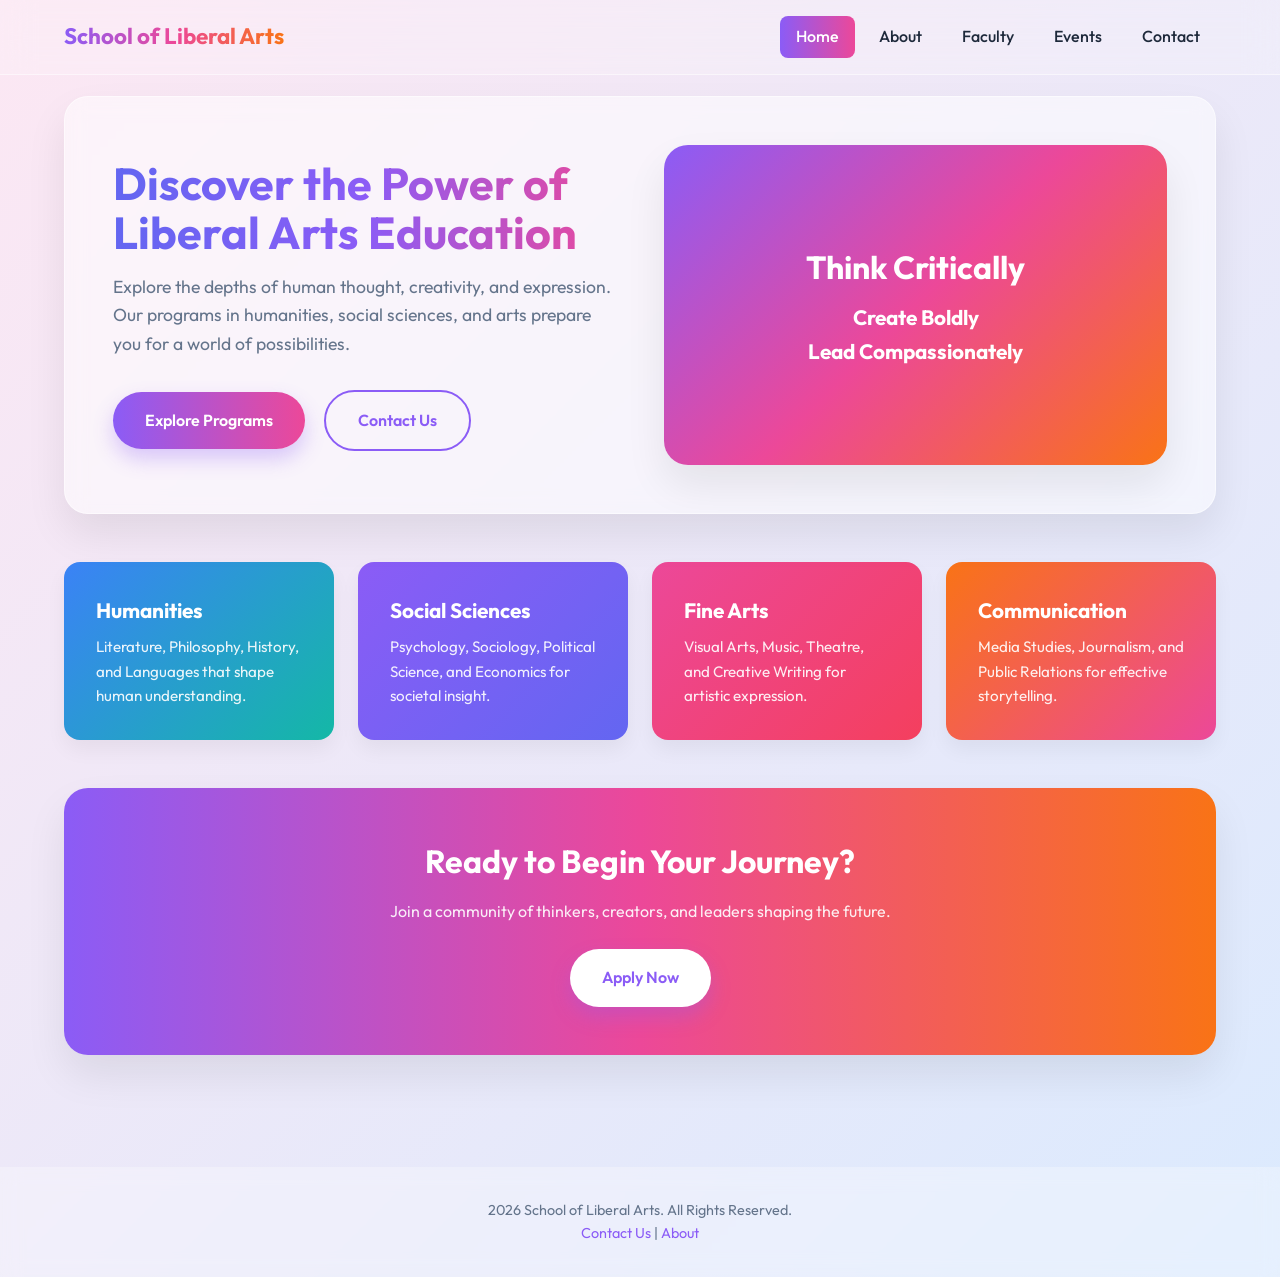
<file: index.html>
<!DOCTYPE html>
<html lang="en">

<head>
  <meta charset="UTF-8" />
  <title>School of Liberal Arts - Home</title>
  <meta name="description"
    content="Welcome to the School of Liberal Arts - Explore humanities, social sciences, and creative disciplines">
  <meta name="viewport" content="width=device-width, initial-scale=1.0" />
  <link rel="stylesheet" href="css/styles.css">
</head>

<body>
  <header>
    <a href="index.html" class="logo">School of Liberal Arts</a>
    <nav>
      <a href="index.html" class="active">Home</a>
      <a href="about.html">About</a>
      <a href="faculty.html">Faculty</a>
      <a href="events.html">Events</a>
      <a href="contact.html">Contact</a>
    </nav>
  </header>

  <main>
    <section class="hero">
      <div class="hero-content">
        <h1>Discover the Power of Liberal Arts Education</h1>
        <p>
          Explore the depths of human thought, creativity, and expression. Our programs in humanities,
          social sciences, and arts prepare you for a world of possibilities.
        </p>
        <a href="about.html" class="btn-primary">Explore Programs</a>
        <a href="contact.html" class="btn-secondary">Contact Us</a>
      </div>
      <div class="hero-visual">
        <h2>Think Critically</h2>
        <div>Create Boldly</div>
        <div>Lead Compassionately</div>
      </div>
    </section>

    <section class="highlights">
      <div class="highlight-card">
        <h3>Humanities</h3>
        <p>Literature, Philosophy, History, and Languages that shape human understanding.</p>
      </div>
      <div class="highlight-card">
        <h3>Social Sciences</h3>
        <p>Psychology, Sociology, Political Science, and Economics for societal insight.</p>
      </div>
      <div class="highlight-card">
        <h3>Fine Arts</h3>
        <p>Visual Arts, Music, Theatre, and Creative Writing for artistic expression.</p>
      </div>
      <div class="highlight-card">
        <h3>Communication</h3>
        <p>Media Studies, Journalism, and Public Relations for effective storytelling.</p>
      </div>
    </section>

    <section class="cta">
      <h2>Ready to Begin Your Journey?</h2>
      <p>Join a community of thinkers, creators, and leaders shaping the future.</p>
      <a href="contact.html" class="btn-primary">Apply Now</a>
    </section>
  </main>

  <footer>
    <p>2026 School of Liberal Arts. All Rights Reserved.</p>
    <p><a href="contact.html">Contact Us</a> | <a href="about.html">About</a></p>
  </footer>

  <script src="js/app.js"></script>
</body>

</html>
</file>
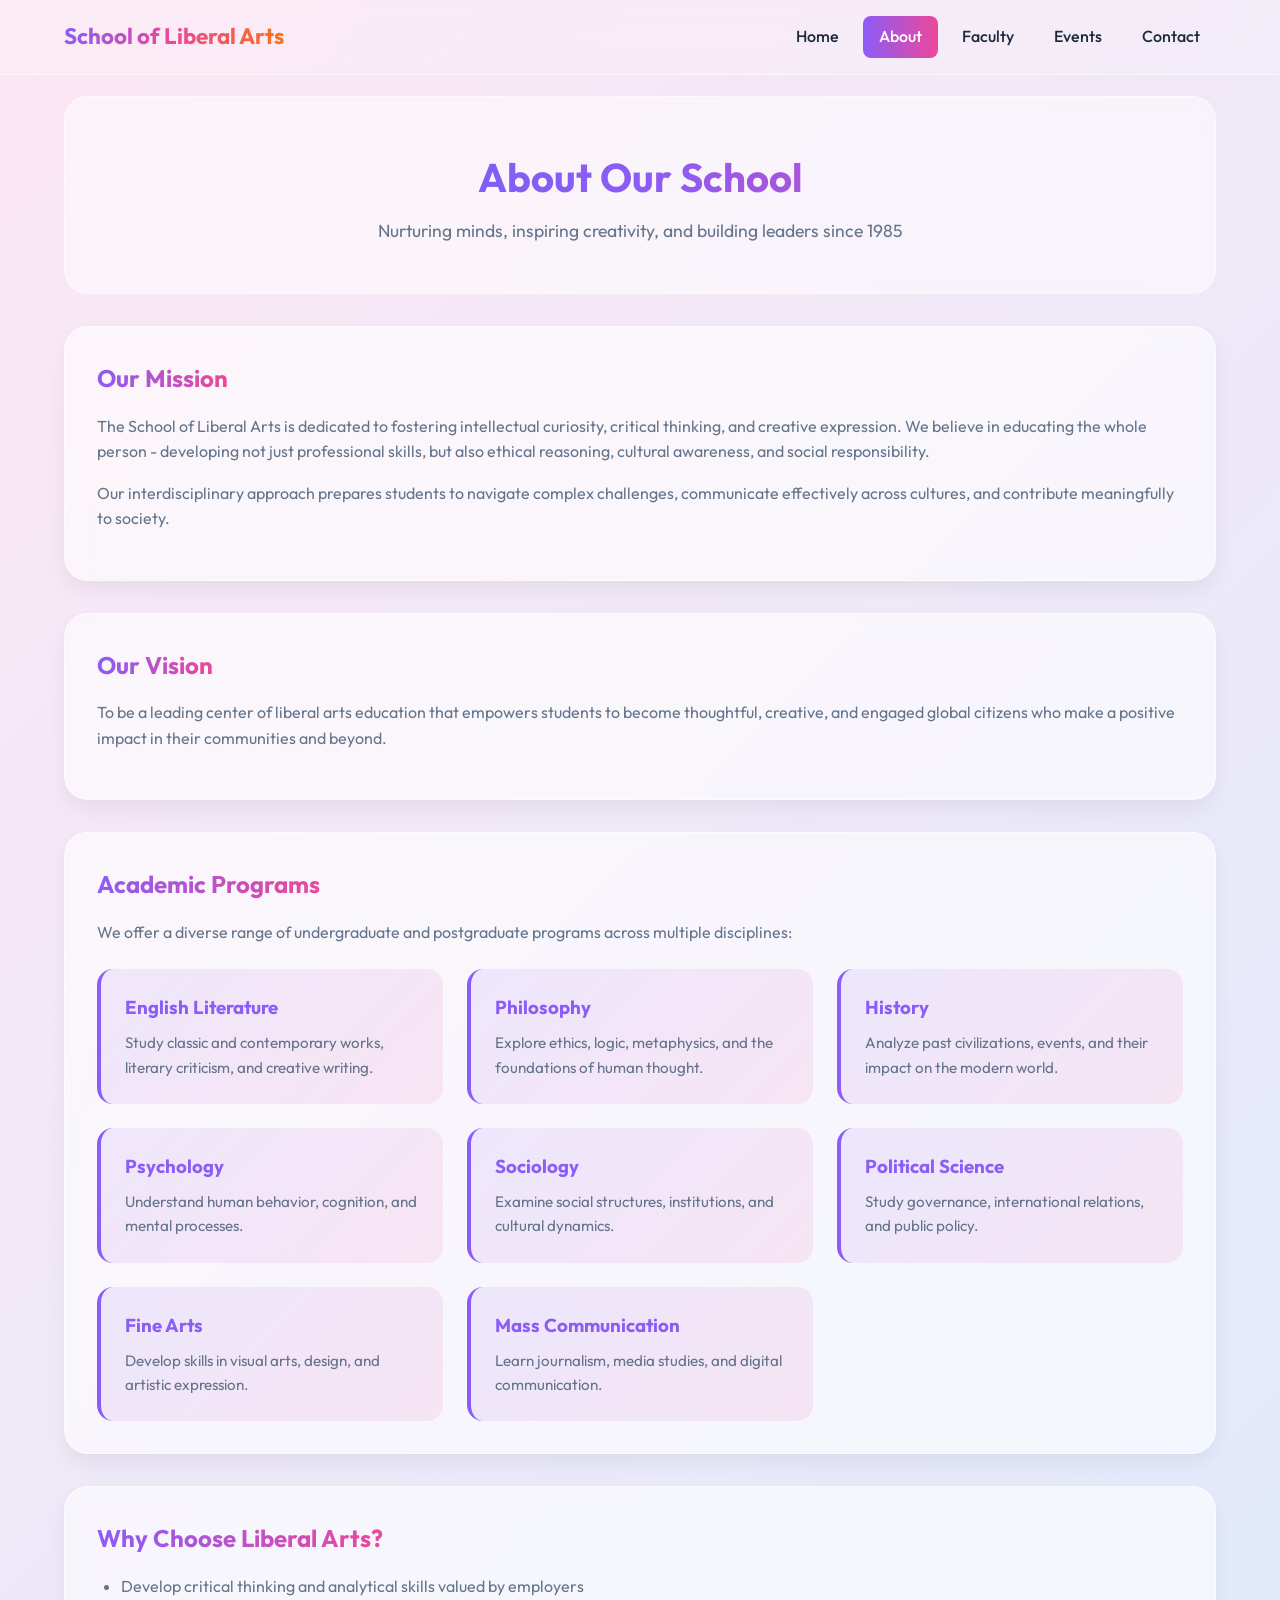
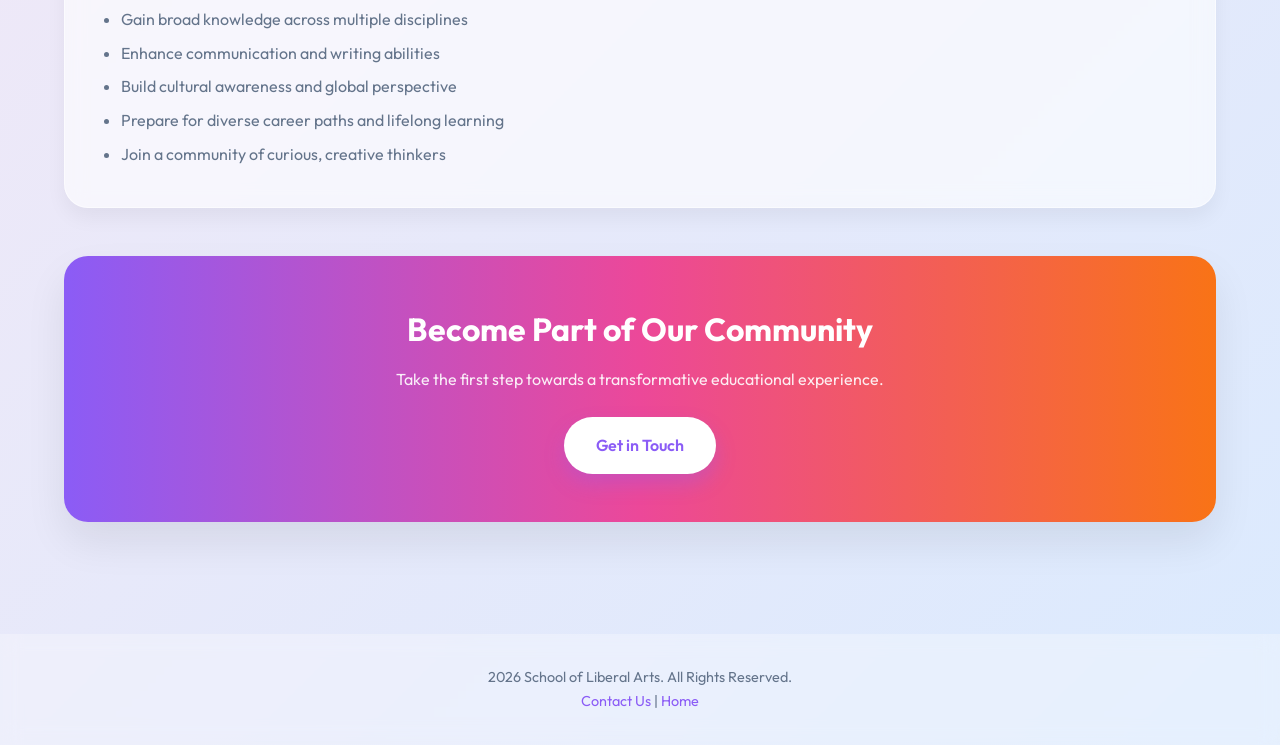
<file: about.html>
<!DOCTYPE html>
<html lang="en">

<head>
    <meta charset="UTF-8" />
    <title>About - School of Liberal Arts</title>
    <meta name="description"
        content="Learn about the School of Liberal Arts - Our mission, vision, and academic programs">
    <meta name="viewport" content="width=device-width, initial-scale=1.0" />
    <link rel="stylesheet" href="css/styles.css">
</head>

<body>
    <header>
        <a href="index.html" class="logo">School of Liberal Arts</a>
        <nav>
            <a href="index.html">Home</a>
            <a href="about.html" class="active">About</a>
            <a href="faculty.html">Faculty</a>
            <a href="events.html">Events</a>
            <a href="contact.html">Contact</a>
        </nav>
    </header>

    <main>
        <section class="page-hero">
            <h1>About Our School</h1>
            <p class="subtitle">Nurturing minds, inspiring creativity, and building leaders since 1985</p>
        </section>

        <div class="content-card">
            <h2>Our Mission</h2>
            <p>
                The School of Liberal Arts is dedicated to fostering intellectual curiosity, critical thinking,
                and creative expression. We believe in educating the whole person - developing not just
                professional skills, but also ethical reasoning, cultural awareness, and social responsibility.
            </p>
            <p>
                Our interdisciplinary approach prepares students to navigate complex challenges, communicate
                effectively across cultures, and contribute meaningfully to society.
            </p>
        </div>

        <div class="content-card">
            <h2>Our Vision</h2>
            <p>
                To be a leading center of liberal arts education that empowers students to become thoughtful,
                creative, and engaged global citizens who make a positive impact in their communities and beyond.
            </p>
        </div>

        <div class="content-card">
            <h2>Academic Programs</h2>
            <p>We offer a diverse range of undergraduate and postgraduate programs across multiple disciplines:</p>

            <div class="programs-grid">
                <div class="program-card">
                    <h3>English Literature</h3>
                    <p>Study classic and contemporary works, literary criticism, and creative writing.</p>
                </div>
                <div class="program-card">
                    <h3>Philosophy</h3>
                    <p>Explore ethics, logic, metaphysics, and the foundations of human thought.</p>
                </div>
                <div class="program-card">
                    <h3>History</h3>
                    <p>Analyze past civilizations, events, and their impact on the modern world.</p>
                </div>
                <div class="program-card">
                    <h3>Psychology</h3>
                    <p>Understand human behavior, cognition, and mental processes.</p>
                </div>
                <div class="program-card">
                    <h3>Sociology</h3>
                    <p>Examine social structures, institutions, and cultural dynamics.</p>
                </div>
                <div class="program-card">
                    <h3>Political Science</h3>
                    <p>Study governance, international relations, and public policy.</p>
                </div>
                <div class="program-card">
                    <h3>Fine Arts</h3>
                    <p>Develop skills in visual arts, design, and artistic expression.</p>
                </div>
                <div class="program-card">
                    <h3>Mass Communication</h3>
                    <p>Learn journalism, media studies, and digital communication.</p>
                </div>
            </div>
        </div>

        <div class="content-card">
            <h2>Why Choose Liberal Arts?</h2>
            <ul>
                <li>Develop critical thinking and analytical skills valued by employers</li>
                <li>Gain broad knowledge across multiple disciplines</li>
                <li>Enhance communication and writing abilities</li>
                <li>Build cultural awareness and global perspective</li>
                <li>Prepare for diverse career paths and lifelong learning</li>
                <li>Join a community of curious, creative thinkers</li>
            </ul>
        </div>

        <section class="cta">
            <h2>Become Part of Our Community</h2>
            <p>Take the first step towards a transformative educational experience.</p>
            <a href="contact.html" class="btn-primary">Get in Touch</a>
        </section>
    </main>

    <footer>
        <p>2026 School of Liberal Arts. All Rights Reserved.</p>
        <p><a href="contact.html">Contact Us</a> | <a href="index.html">Home</a></p>
    </footer>

    <script src="js/app.js"></script>
</body>

</html>
</file>
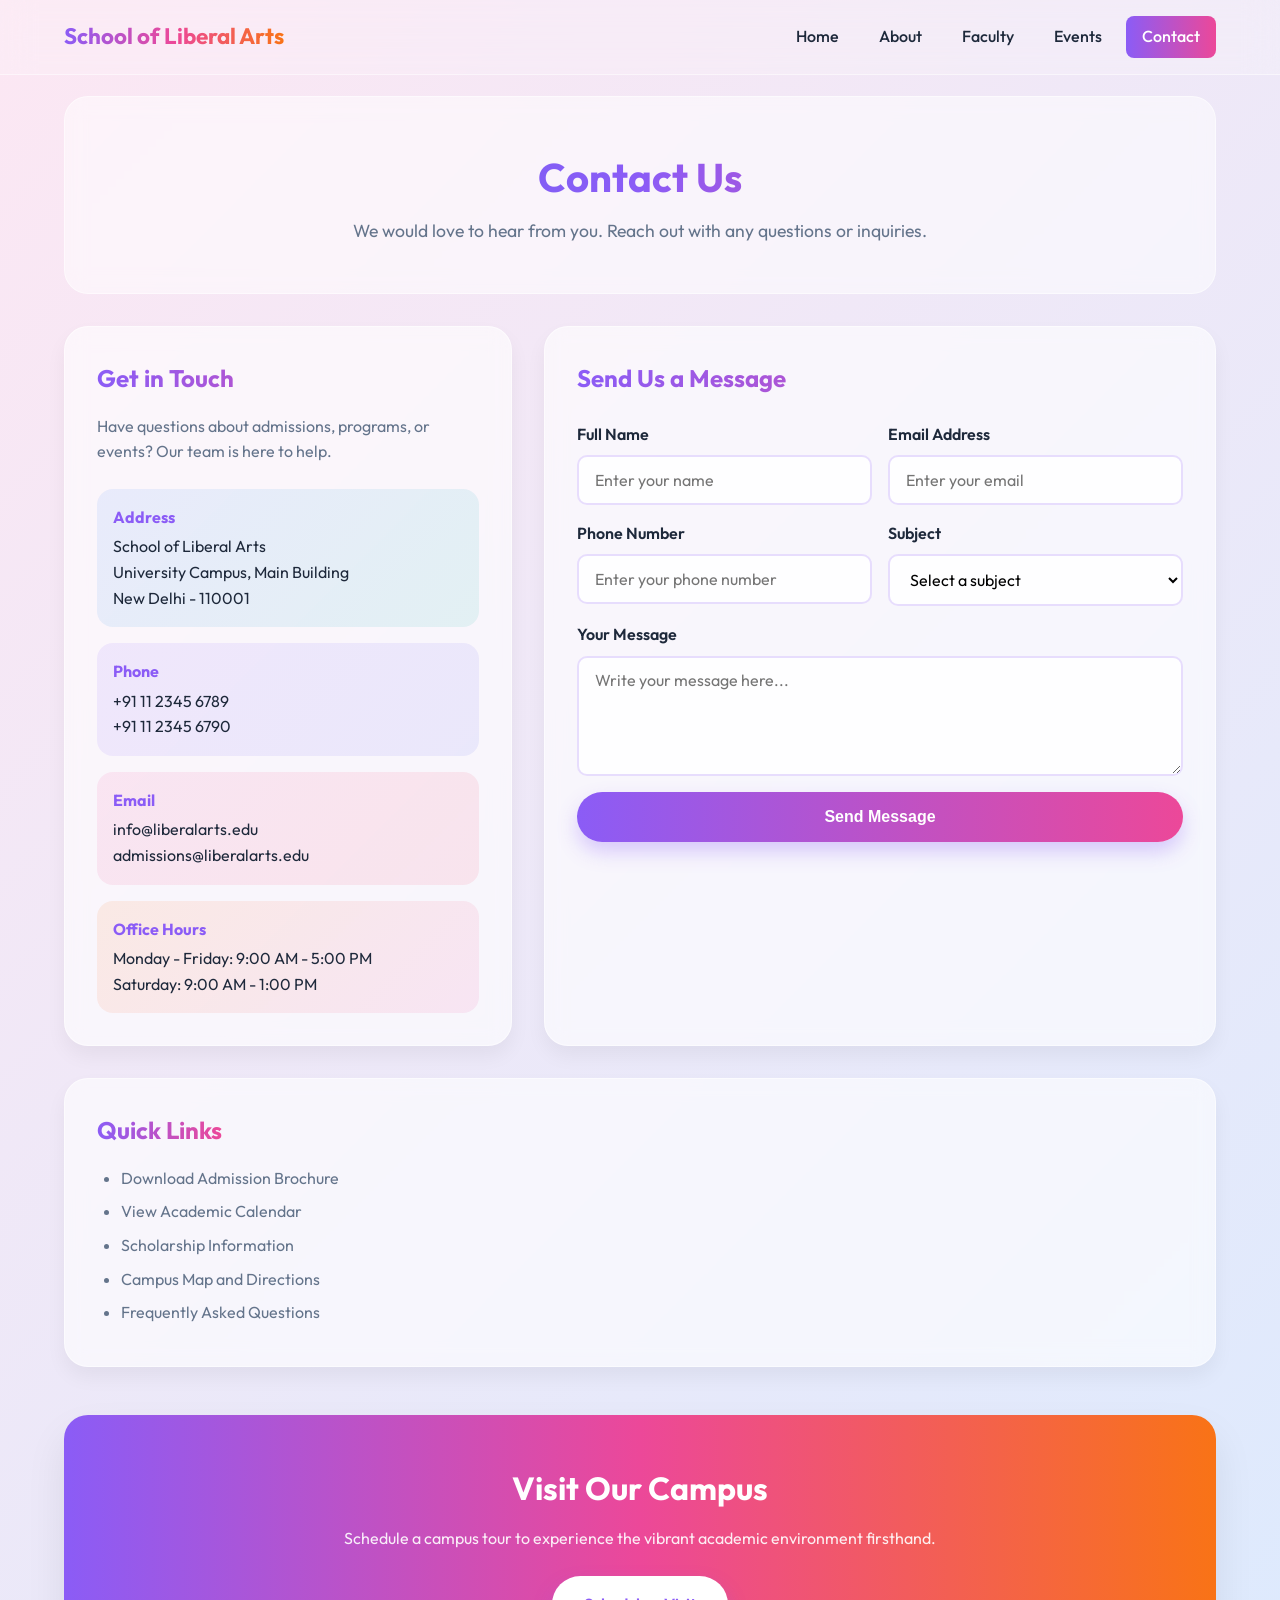
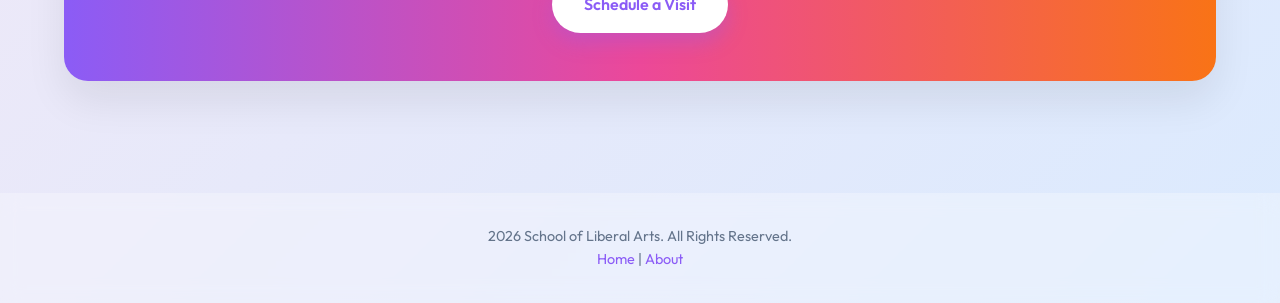
<file: contact.html>
<!DOCTYPE html>
<html lang="en">

<head>
    <meta charset="UTF-8" />
    <title>Contact - School of Liberal Arts</title>
    <meta name="description"
        content="Get in touch with the School of Liberal Arts - Contact information and inquiry form">
    <meta name="viewport" content="width=device-width, initial-scale=1.0" />
    <link rel="stylesheet" href="css/styles.css">
</head>

<body>
    <header>
        <a href="index.html" class="logo">School of Liberal Arts</a>
        <nav>
            <a href="index.html">Home</a>
            <a href="about.html">About</a>
            <a href="faculty.html">Faculty</a>
            <a href="events.html">Events</a>
            <a href="contact.html" class="active">Contact</a>
        </nav>
    </header>

    <main>
        <section class="page-hero">
            <h1>Contact Us</h1>
            <p class="subtitle">We would love to hear from you. Reach out with any questions or inquiries.</p>
        </section>

        <section class="contact-section">
            <div class="contact-info">
                <h2>Get in Touch</h2>
                <p>Have questions about admissions, programs, or events? Our team is here to help.</p>

                <div class="contact-methods">
                    <div class="contact-method">
                        <h4>Address</h4>
                        <p>School of Liberal Arts<br>University Campus, Main Building<br>New Delhi - 110001</p>
                    </div>
                    <div class="contact-method">
                        <h4>Phone</h4>
                        <p>+91 11 2345 6789<br>+91 11 2345 6790</p>
                    </div>
                    <div class="contact-method">
                        <h4>Email</h4>
                        <p>info@liberalarts.edu<br>admissions@liberalarts.edu</p>
                    </div>
                    <div class="contact-method">
                        <h4>Office Hours</h4>
                        <p>Monday - Friday: 9:00 AM - 5:00 PM<br>Saturday: 9:00 AM - 1:00 PM</p>
                    </div>
                </div>
            </div>

            <div class="contact-form-card">
                <h2>Send Us a Message</h2>
                <form class="contact-form" id="contact-form">
                    <div class="form-row">
                        <div class="form-group">
                            <label for="name">Full Name</label>
                            <input type="text" id="name" name="name" placeholder="Enter your name" required>
                        </div>
                        <div class="form-group">
                            <label for="email">Email Address</label>
                            <input type="email" id="email" name="email" placeholder="Enter your email" required>
                        </div>
                    </div>

                    <div class="form-row">
                        <div class="form-group">
                            <label for="phone">Phone Number</label>
                            <input type="tel" id="phone" name="phone" placeholder="Enter your phone number">
                        </div>
                        <div class="form-group">
                            <label for="subject">Subject</label>
                            <select id="subject" name="subject" required>
                                <option value="">Select a subject</option>
                                <option value="admissions">Admissions Inquiry</option>
                                <option value="programs">Program Information</option>
                                <option value="events">Events and Activities</option>
                                <option value="faculty">Faculty Related</option>
                                <option value="other">Other</option>
                            </select>
                        </div>
                    </div>

                    <div class="form-group">
                        <label for="message">Your Message</label>
                        <textarea id="message" name="message" placeholder="Write your message here..."
                            required></textarea>
                    </div>

                    <button type="submit" class="btn-primary">Send Message</button>
                </form>
            </div>
        </section>

        <div class="content-card">
            <h2>Quick Links</h2>
            <ul>
                <li>Download Admission Brochure</li>
                <li>View Academic Calendar</li>
                <li>Scholarship Information</li>
                <li>Campus Map and Directions</li>
                <li>Frequently Asked Questions</li>
            </ul>
        </div>

        <section class="cta">
            <h2>Visit Our Campus</h2>
            <p>Schedule a campus tour to experience the vibrant academic environment firsthand.</p>
            <a href="mailto:admissions@liberalarts.edu" class="btn-primary">Schedule a Visit</a>
        </section>
    </main>

    <footer>
        <p>2026 School of Liberal Arts. All Rights Reserved.</p>
        <p><a href="index.html">Home</a> | <a href="about.html">About</a></p>
    </footer>

    <script src="js/app.js"></script>
</body>

</html>
</file>
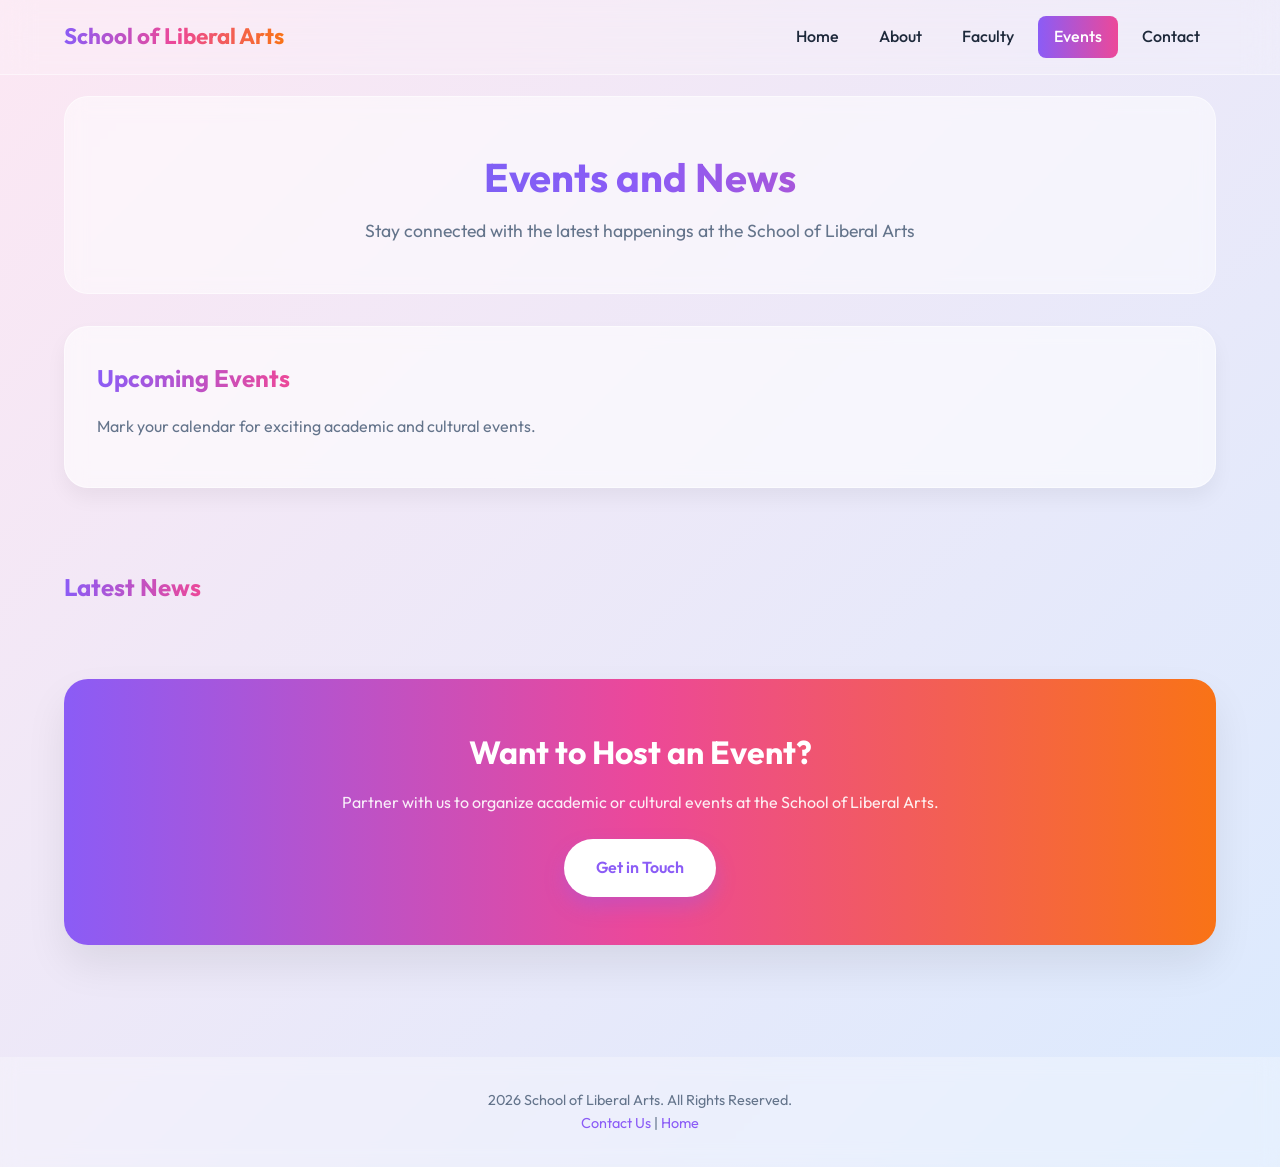
<file: events.html>
<!DOCTYPE html>
<html lang="en">

<head>
    <meta charset="UTF-8" />
    <title>Events and News - School of Liberal Arts</title>
    <meta name="description" content="Stay updated with events and news from the School of Liberal Arts">
    <meta name="viewport" content="width=device-width, initial-scale=1.0" />
    <link rel="stylesheet" href="css/styles.css">
</head>

<body>
    <header>
        <a href="index.html" class="logo">School of Liberal Arts</a>
        <nav>
            <a href="index.html">Home</a>
            <a href="about.html">About</a>
            <a href="faculty.html">Faculty</a>
            <a href="events.html" class="active">Events</a>
            <a href="contact.html">Contact</a>
        </nav>
    </header>

    <main>
        <section class="page-hero">
            <h1>Events and News</h1>
            <p class="subtitle">Stay connected with the latest happenings at the School of Liberal Arts</p>
        </section>

        <div class="content-card">
            <h2>Upcoming Events</h2>
            <p>Mark your calendar for exciting academic and cultural events.</p>
        </div>

        <div class="events-grid">
            <!-- Upcoming events will be added here -->
        </div>

        <section class="news-section">
            <h2>Latest News</h2>
            <div class="news-grid">
                <!-- News items will be added here -->
            </div>
        </section>

        <section class="cta">
            <h2>Want to Host an Event?</h2>
            <p>Partner with us to organize academic or cultural events at the School of Liberal Arts.</p>
            <a href="contact.html" class="btn-primary">Get in Touch</a>
        </section>
    </main>

    <footer>
        <p>2026 School of Liberal Arts. All Rights Reserved.</p>
        <p><a href="contact.html">Contact Us</a> | <a href="index.html">Home</a></p>
    </footer>

    <script src="js/app.js"></script>
</body>

</html>
</file>
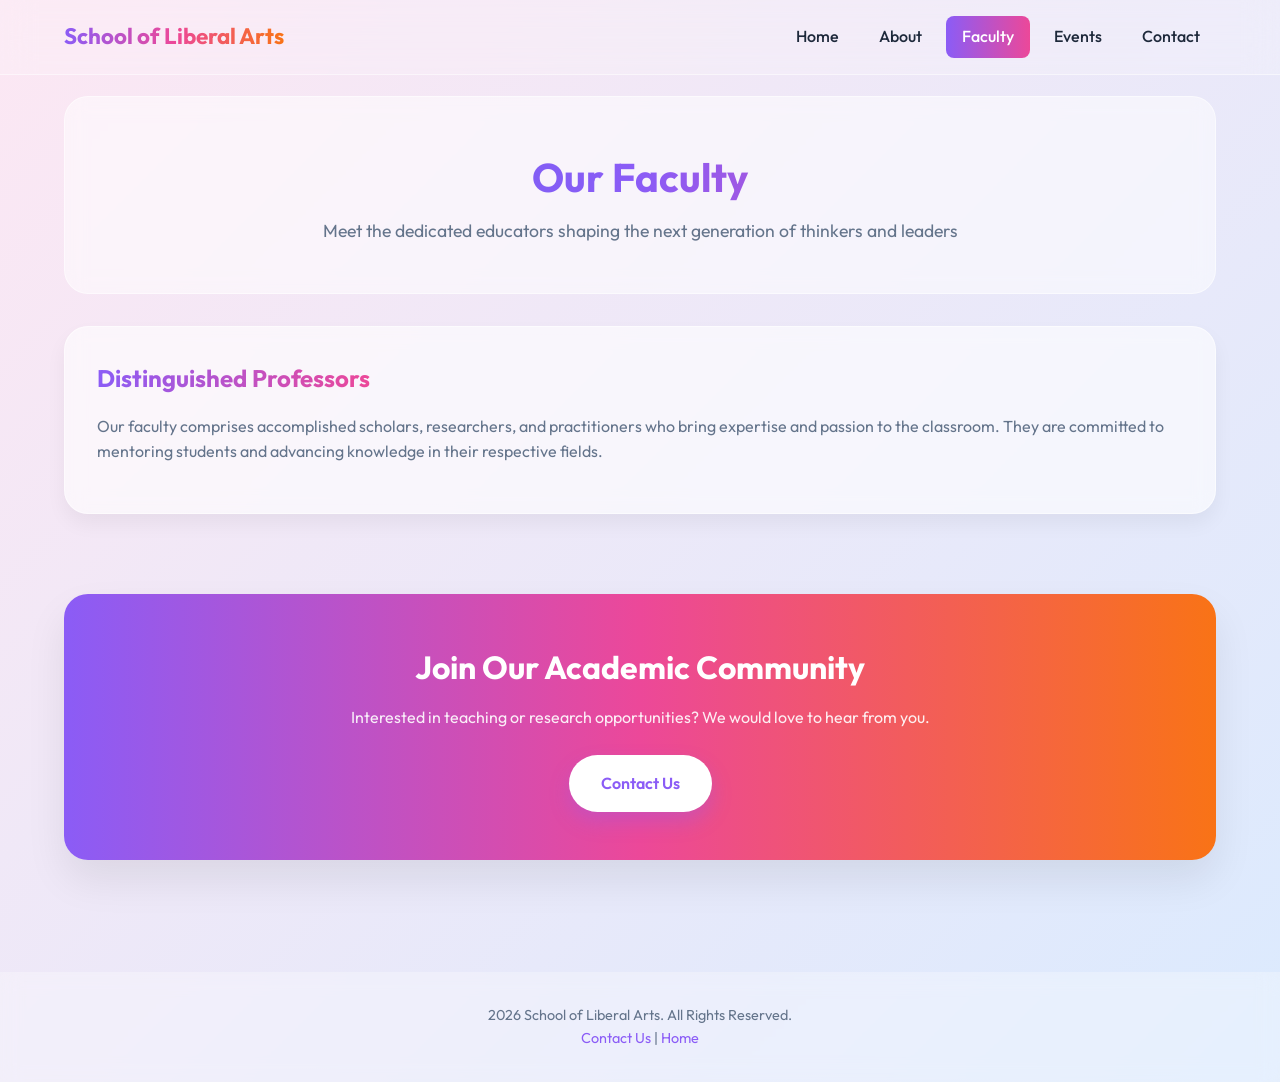
<file: faculty.html>
<!DOCTYPE html>
<html lang="en">

<head>
    <meta charset="UTF-8" />
    <title>Faculty - School of Liberal Arts</title>
    <meta name="description" content="Meet our distinguished faculty members at the School of Liberal Arts">
    <meta name="viewport" content="width=device-width, initial-scale=1.0" />
    <link rel="stylesheet" href="css/styles.css">
</head>

<body>
    <header>
        <a href="index.html" class="logo">School of Liberal Arts</a>
        <nav>
            <a href="index.html">Home</a>
            <a href="about.html">About</a>
            <a href="faculty.html" class="active">Faculty</a>
            <a href="events.html">Events</a>
            <a href="contact.html">Contact</a>
        </nav>
    </header>

    <main>
        <section class="page-hero">
            <h1>Our Faculty</h1>
            <p class="subtitle">Meet the dedicated educators shaping the next generation of thinkers and leaders</p>
        </section>

        <div class="content-card">
            <h2>Distinguished Professors</h2>
            <p>
                Our faculty comprises accomplished scholars, researchers, and practitioners who bring
                expertise and passion to the classroom. They are committed to mentoring students and
                advancing knowledge in their respective fields.
            </p>
        </div>

        <div class="faculty-grid">
            <!-- Faculty members will be added here -->
        </div>

        <section class="cta">
            <h2>Join Our Academic Community</h2>
            <p>Interested in teaching or research opportunities? We would love to hear from you.</p>
            <a href="contact.html" class="btn-primary">Contact Us</a>
        </section>
    </main>

    <footer>
        <p>2026 School of Liberal Arts. All Rights Reserved.</p>
        <p><a href="contact.html">Contact Us</a> | <a href="index.html">Home</a></p>
    </footer>

    <script src="js/app.js"></script>
</body>

</html>
</file>
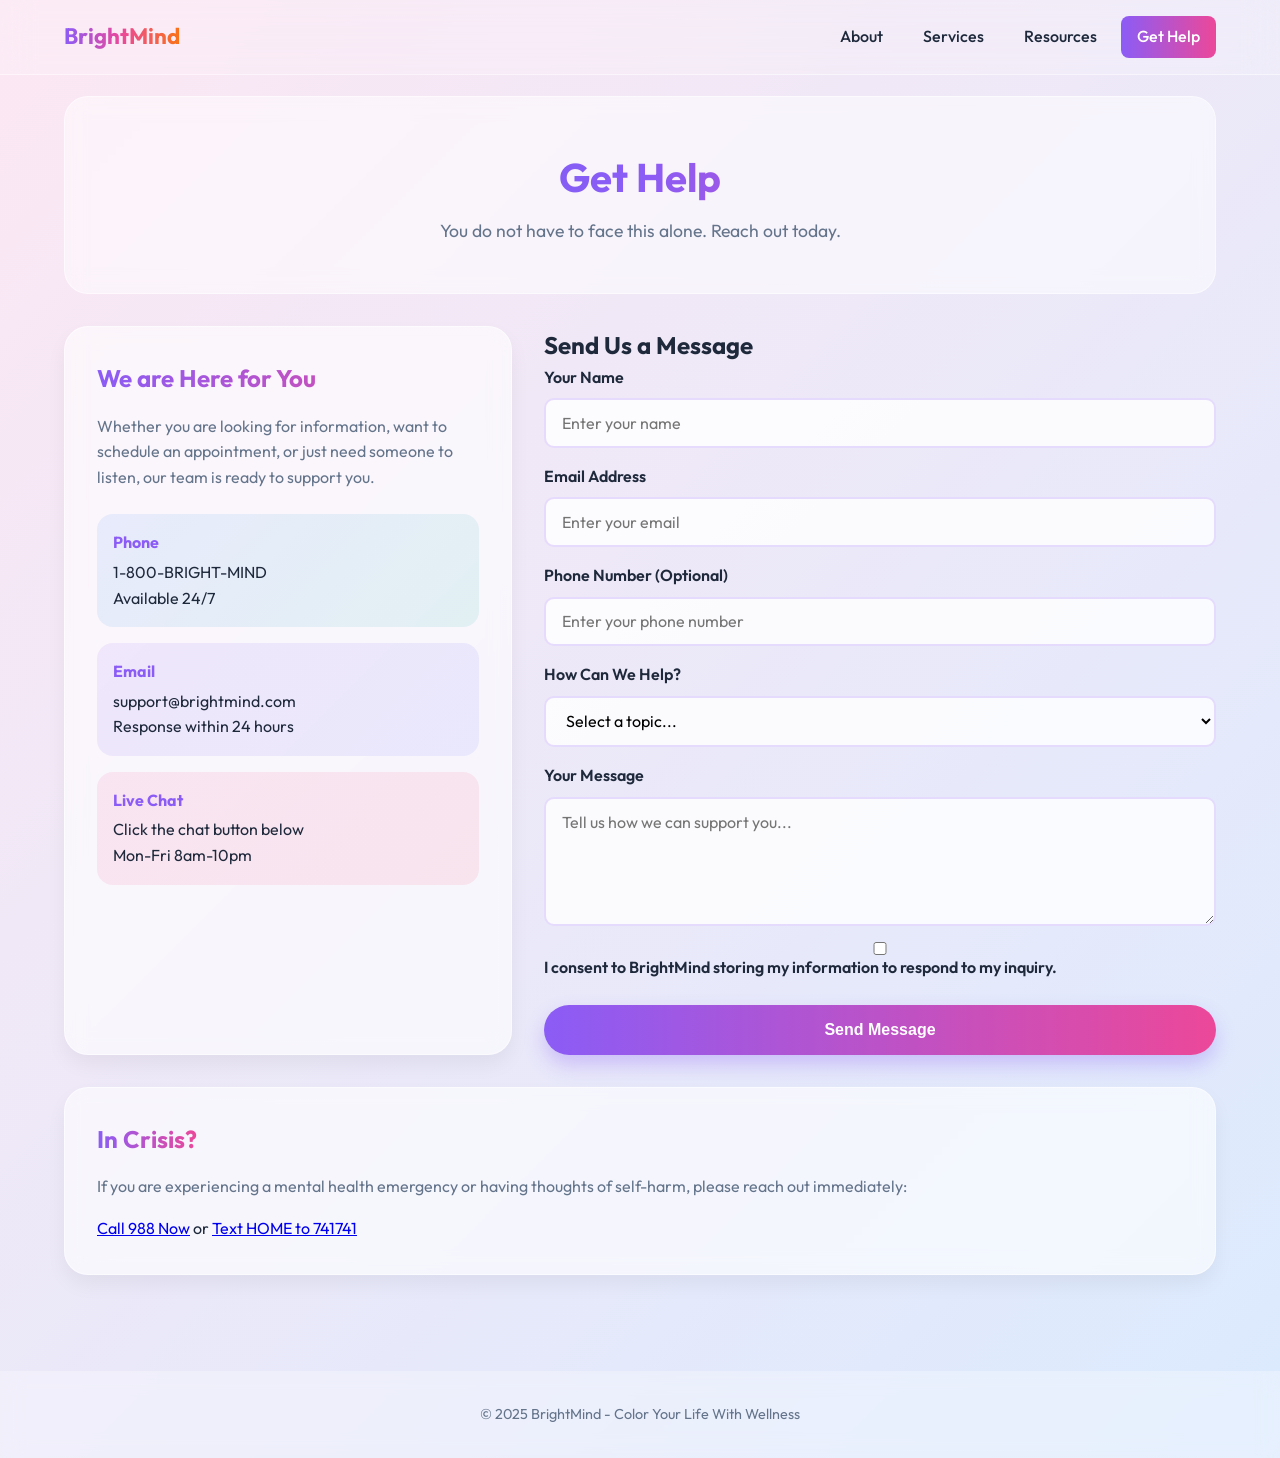
<file: get-help.html>
<!DOCTYPE html>
<html lang="en">

<head>
    <meta charset="UTF-8" />
    <title>Get Help - BrightMind</title>
    <meta name="viewport" content="width=device-width, initial-scale=1.0" />
    <link rel="stylesheet" href="css/styles.css">
</head>

<body>
    <header>
        <a href="index.html" class="logo">BrightMind</a>
        <nav>
            <a href="about.html">About</a>
            <a href="services.html">Services</a>
            <a href="resources.html">Resources</a>
            <a href="get-help.html" class="active">Get Help</a>
        </nav>
    </header>

    <main>
        <section class="page-hero">
            <h1>Get Help</h1>
            <p class="subtitle">You do not have to face this alone. Reach out today.</p>
        </section>

        <section class="contact-section">
            <div class="contact-info">
                <h2>We are Here for You</h2>
                <p>Whether you are looking for information, want to schedule an appointment, or just need someone to
                    listen, our team is ready to support you.</p>

                <div class="contact-methods">
                    <div class="contact-method">
                        <h4>Phone</h4>
                        <p>1-800-BRIGHT-MIND</p>
                        <span class="availability">Available 24/7</span>
                    </div>
                    <div class="contact-method">
                        <h4>Email</h4>
                        <p>support@brightmind.com</p>
                        <span class="availability">Response within 24 hours</span>
                    </div>
                    <div class="contact-method">
                        <h4>Live Chat</h4>
                        <p>Click the chat button below</p>
                        <span class="availability">Mon-Fri 8am-10pm</span>
                    </div>
                </div>
            </div>

            <div class="contact-form-container">
                <h2>Send Us a Message</h2>
                <form id="contact-form" class="contact-form">
                    <div class="form-group">
                        <label for="name">Your Name</label>
                        <input type="text" id="name" name="name" required placeholder="Enter your name">
                    </div>

                    <div class="form-group">
                        <label for="email">Email Address</label>
                        <input type="email" id="email" name="email" required placeholder="Enter your email">
                    </div>

                    <div class="form-group">
                        <label for="phone">Phone Number (Optional)</label>
                        <input type="tel" id="phone" name="phone" placeholder="Enter your phone number">
                    </div>

                    <div class="form-group">
                        <label for="topic">How Can We Help?</label>
                        <select id="topic" name="topic" required>
                            <option value="">Select a topic...</option>
                            <option value="counseling">Individual Counseling</option>
                            <option value="group">Group Therapy</option>
                            <option value="workshop">Wellness Workshops</option>
                            <option value="crisis">Crisis Support</option>
                            <option value="general">General Inquiry</option>
                        </select>
                    </div>

                    <div class="form-group">
                        <label for="message">Your Message</label>
                        <textarea id="message" name="message" rows="5" required
                            placeholder="Tell us how we can support you..."></textarea>
                    </div>

                    <div class="form-group checkbox-group">
                        <input type="checkbox" id="consent" name="consent" required>
                        <label for="consent">I consent to BrightMind storing my information to respond to my
                            inquiry.</label>
                    </div>

                    <button type="submit" class="btn-primary">Send Message</button>
                </form>
            </div>
        </section>

        <section class="content-section">
            <div class="content-card urgent-card">
                <h2>In Crisis?</h2>
                <p>If you are experiencing a mental health emergency or having thoughts of self-harm, please reach out
                    immediately:</p>
                <div class="crisis-actions">
                    <a href="tel:988" class="btn-crisis">Call 988 Now</a>
                    <span>or</span>
                    <a href="sms:741741?body=HOME" class="btn-crisis-secondary">Text HOME to 741741</a>
                </div>
            </div>
        </section>
    </main>

    <footer>
        &copy; 2025 BrightMind - Color Your Life With Wellness
    </footer>

    <script src="js/app.js"></script>
</body>

</html>
</file>
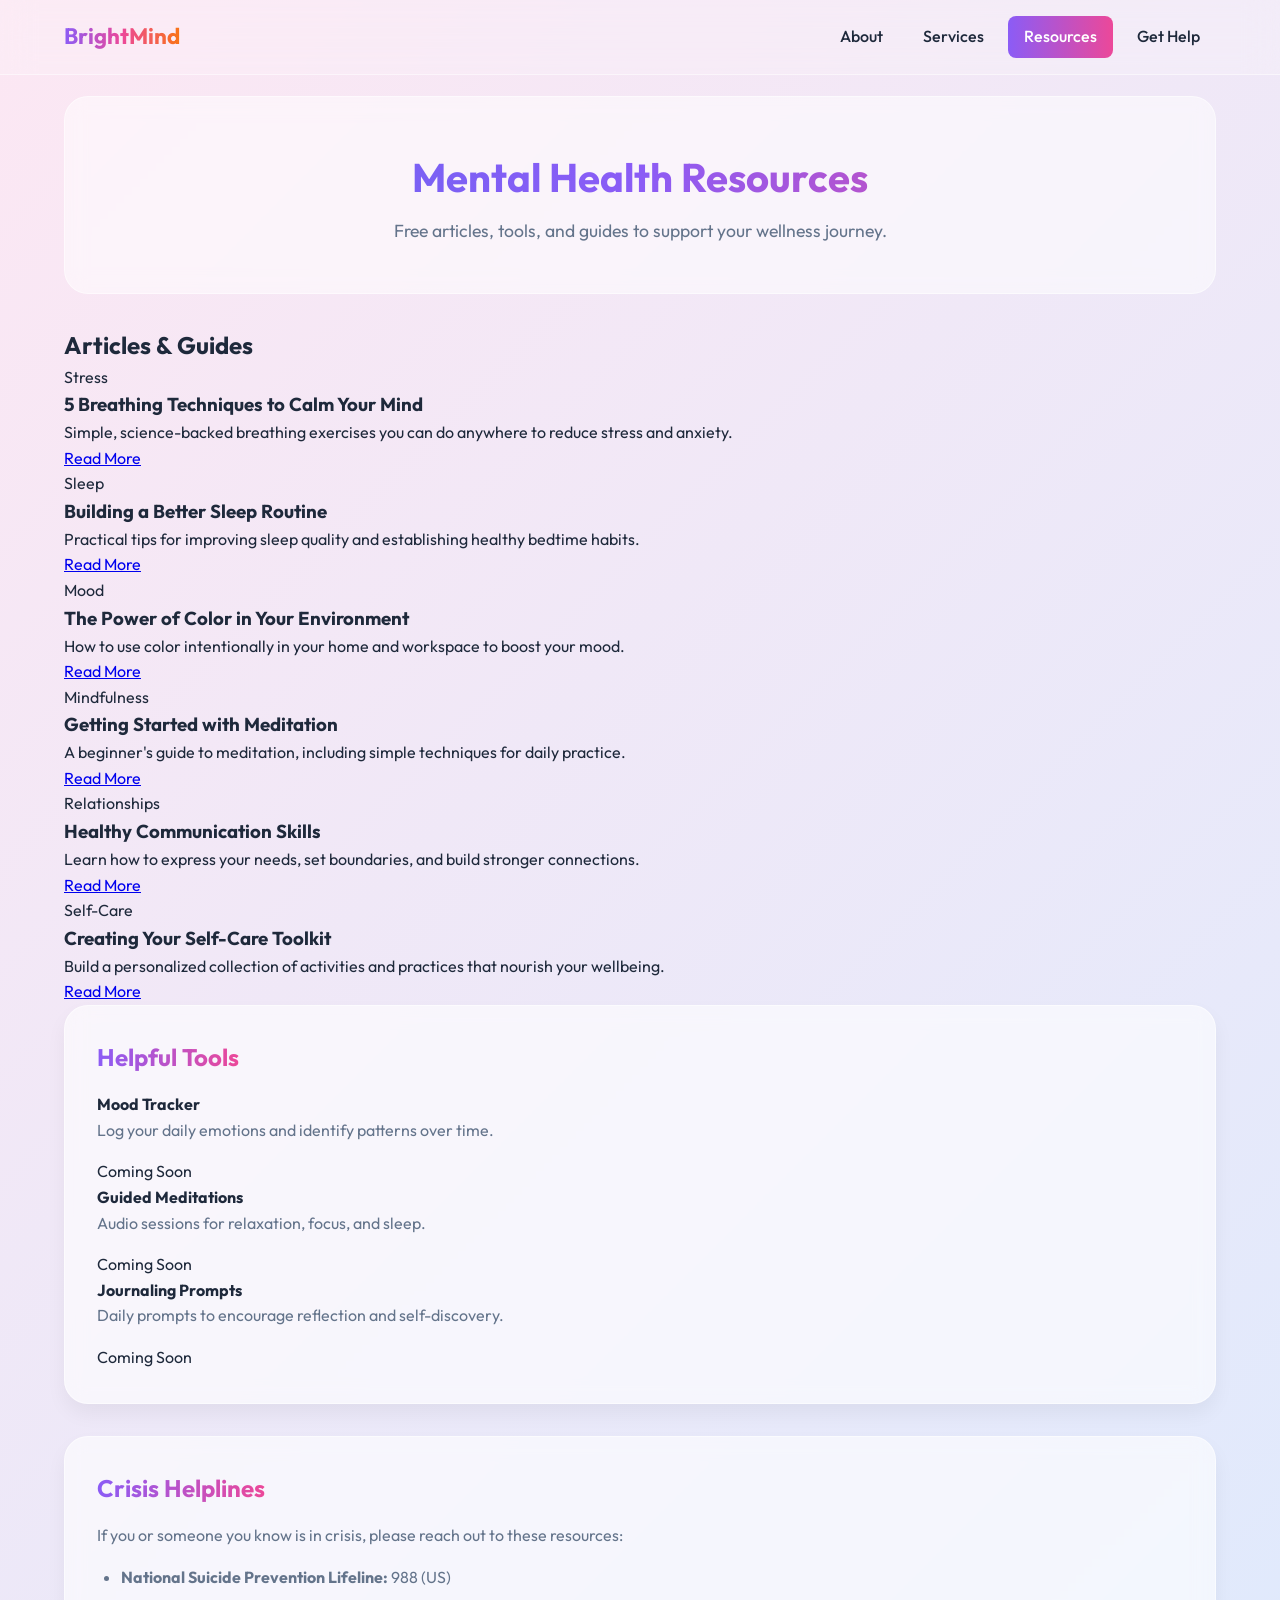
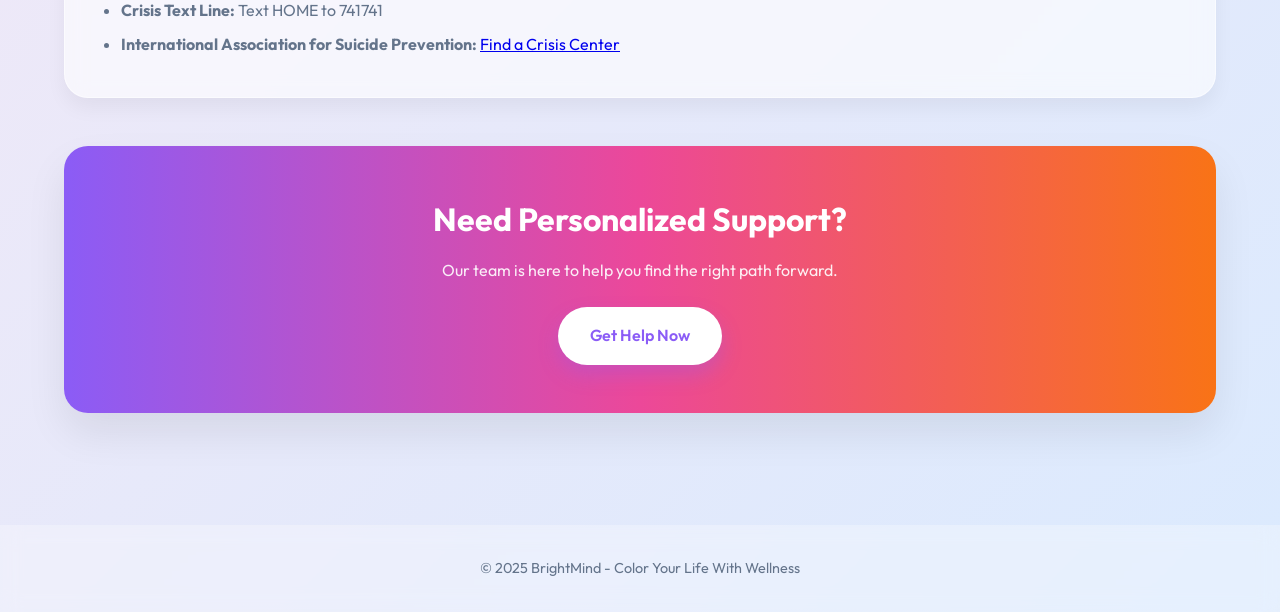
<file: resources.html>
<!DOCTYPE html>
<html lang="en">

<head>
    <meta charset="UTF-8" />
    <title>Resources - BrightMind</title>
    <meta name="viewport" content="width=device-width, initial-scale=1.0" />
    <link rel="stylesheet" href="css/styles.css">
</head>

<body>
    <header>
        <a href="index.html" class="logo">BrightMind</a>
        <nav>
            <a href="about.html">About</a>
            <a href="services.html">Services</a>
            <a href="resources.html" class="active">Resources</a>
            <a href="get-help.html">Get Help</a>
        </nav>
    </header>

    <main>
        <section class="page-hero">
            <h1>Mental Health Resources</h1>
            <p class="subtitle">Free articles, tools, and guides to support your wellness journey.</p>
        </section>

        <section class="resources-section">
            <h2>Articles & Guides</h2>
            <div class="resources-grid">
                <article class="resource-card">
                    <span class="resource-tag">Stress</span>
                    <h3>5 Breathing Techniques to Calm Your Mind</h3>
                    <p>Simple, science-backed breathing exercises you can do anywhere to reduce stress and anxiety.</p>
                    <a href="#" class="resource-link">Read More</a>
                </article>

                <article class="resource-card">
                    <span class="resource-tag">Sleep</span>
                    <h3>Building a Better Sleep Routine</h3>
                    <p>Practical tips for improving sleep quality and establishing healthy bedtime habits.</p>
                    <a href="#" class="resource-link">Read More</a>
                </article>

                <article class="resource-card">
                    <span class="resource-tag">Mood</span>
                    <h3>The Power of Color in Your Environment</h3>
                    <p>How to use color intentionally in your home and workspace to boost your mood.</p>
                    <a href="#" class="resource-link">Read More</a>
                </article>

                <article class="resource-card">
                    <span class="resource-tag">Mindfulness</span>
                    <h3>Getting Started with Meditation</h3>
                    <p>A beginner's guide to meditation, including simple techniques for daily practice.</p>
                    <a href="#" class="resource-link">Read More</a>
                </article>

                <article class="resource-card">
                    <span class="resource-tag">Relationships</span>
                    <h3>Healthy Communication Skills</h3>
                    <p>Learn how to express your needs, set boundaries, and build stronger connections.</p>
                    <a href="#" class="resource-link">Read More</a>
                </article>

                <article class="resource-card">
                    <span class="resource-tag">Self-Care</span>
                    <h3>Creating Your Self-Care Toolkit</h3>
                    <p>Build a personalized collection of activities and practices that nourish your wellbeing.</p>
                    <a href="#" class="resource-link">Read More</a>
                </article>
            </div>
        </section>

        <section class="content-section">
            <div class="content-card">
                <h2>Helpful Tools</h2>
                <div class="tools-list">
                    <div class="tool-item">
                        <h4>Mood Tracker</h4>
                        <p>Log your daily emotions and identify patterns over time.</p>
                        <span class="coming-soon">Coming Soon</span>
                    </div>
                    <div class="tool-item">
                        <h4>Guided Meditations</h4>
                        <p>Audio sessions for relaxation, focus, and sleep.</p>
                        <span class="coming-soon">Coming Soon</span>
                    </div>
                    <div class="tool-item">
                        <h4>Journaling Prompts</h4>
                        <p>Daily prompts to encourage reflection and self-discovery.</p>
                        <span class="coming-soon">Coming Soon</span>
                    </div>
                </div>
            </div>
        </section>

        <section class="content-section">
            <div class="content-card">
                <h2>Crisis Helplines</h2>
                <p>If you or someone you know is in crisis, please reach out to these resources:</p>
                <ul class="helpline-list">
                    <li><strong>National Suicide Prevention Lifeline:</strong> 988 (US)</li>
                    <li><strong>Crisis Text Line:</strong> Text HOME to 741741</li>
                    <li><strong>International Association for Suicide Prevention:</strong> <a
                            href="https://www.iasp.info/resources/Crisis_Centres/" target="_blank">Find a Crisis
                            Center</a></li>
                </ul>
            </div>
        </section>

        <section class="cta">
            <h2>Need Personalized Support?</h2>
            <p>Our team is here to help you find the right path forward.</p>
            <a href="get-help.html" class="btn-primary">Get Help Now</a>
        </section>
    </main>

    <footer>
        &copy; 2025 BrightMind - Color Your Life With Wellness
    </footer>

    <script src="js/app.js"></script>
</body>

</html>
</file>
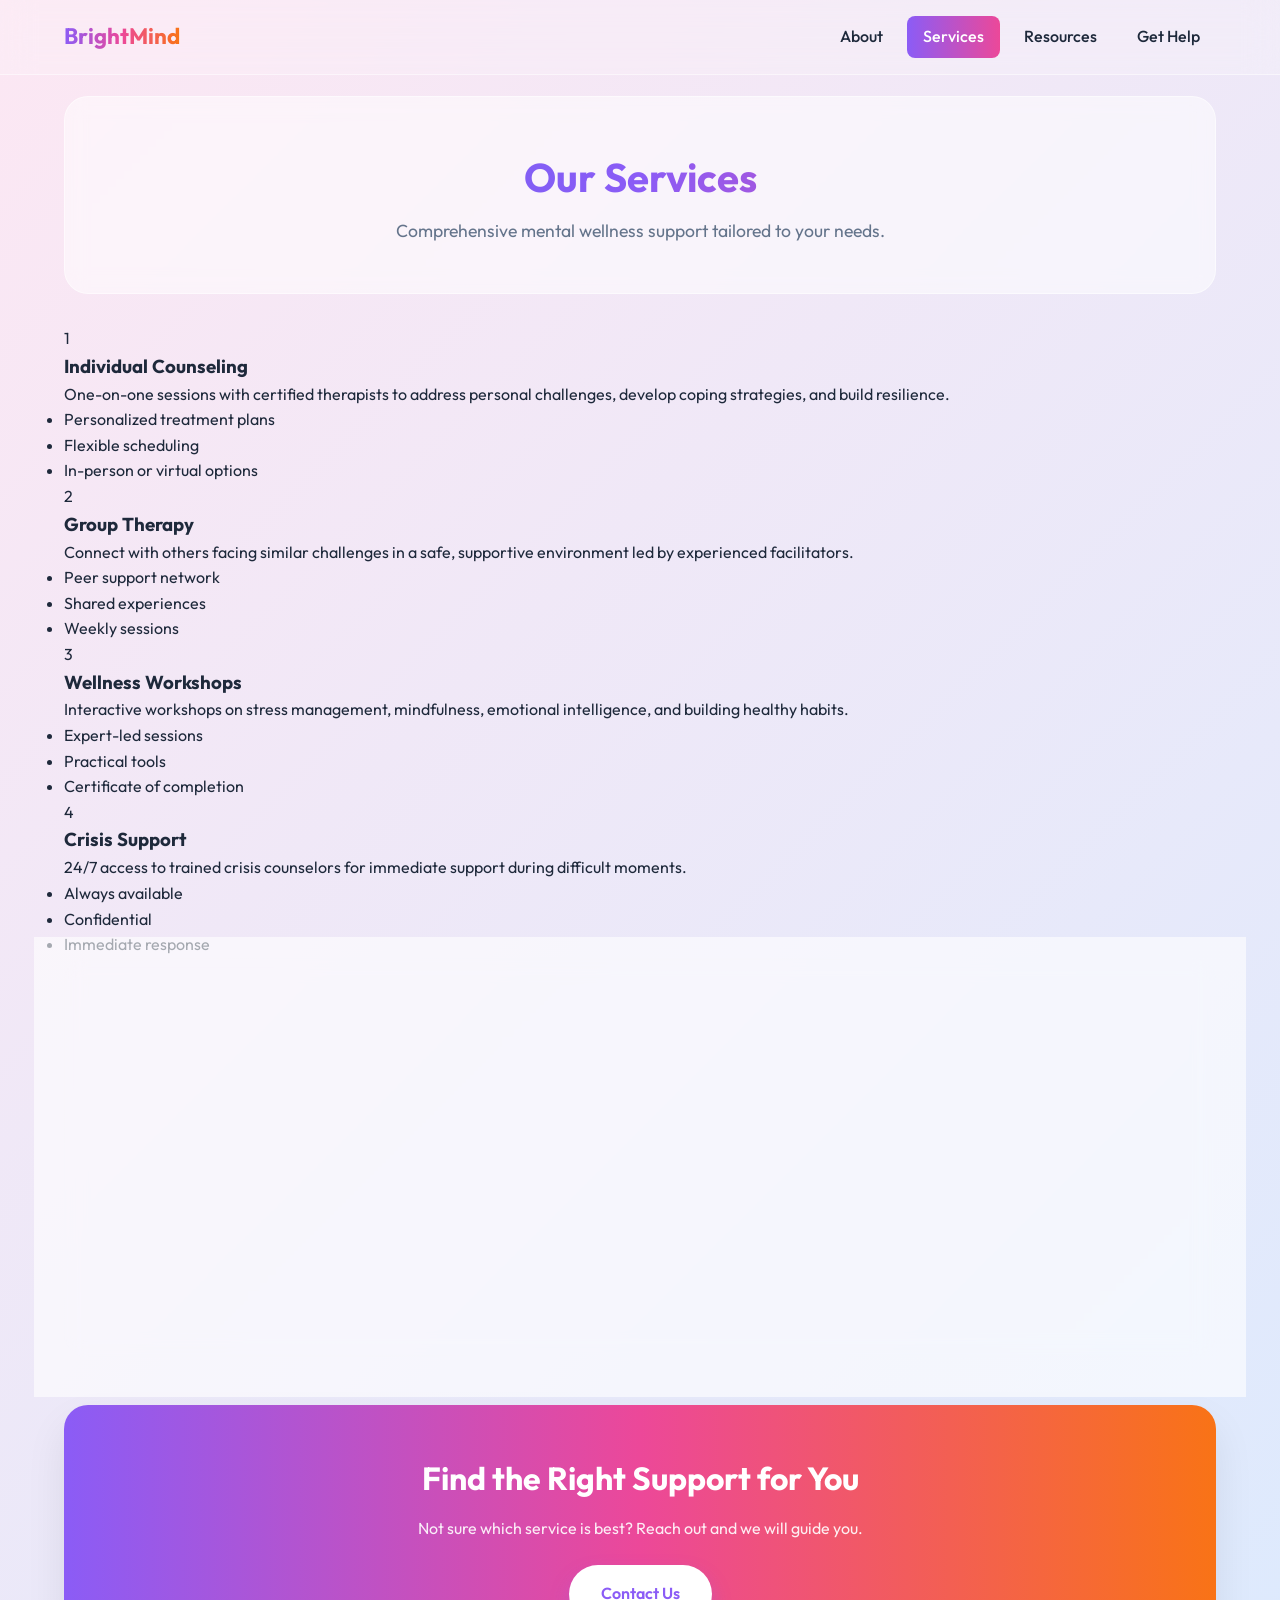
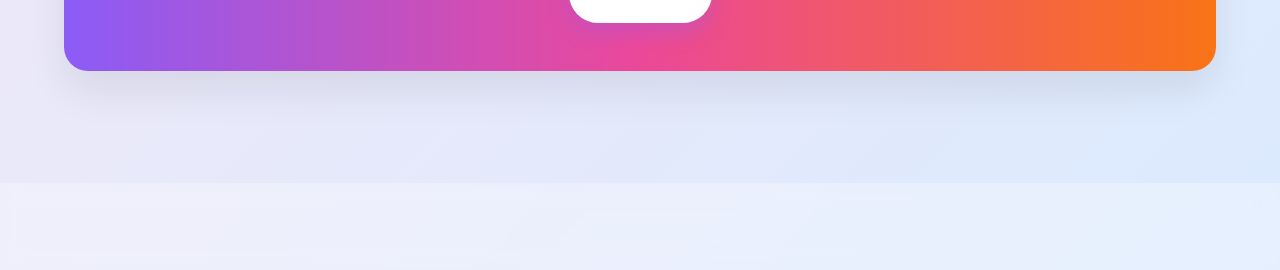
<file: services.html>
<!DOCTYPE html>
<html lang="en">

<head>
    <meta charset="UTF-8" />
    <title>Our Services - BrightMind</title>
    <meta name="viewport" content="width=device-width, initial-scale=1.0" />
    <link rel="stylesheet" href="css/styles.css">
</head>

<body>
    <header>
        <a href="index.html" class="logo">BrightMind</a>
        <nav>
            <a href="about.html">About</a>
            <a href="services.html" class="active">Services</a>
            <a href="resources.html">Resources</a>
            <a href="get-help.html">Get Help</a>
        </nav>
    </header>

    <main>
        <section class="page-hero">
            <h1>Our Services</h1>
            <p class="subtitle">Comprehensive mental wellness support tailored to your needs.</p>
        </section>

        <section class="services-grid">
            <div class="service-card blue">
                <div class="service-icon">1</div>
                <h3>Individual Counseling</h3>
                <p>One-on-one sessions with certified therapists to address personal challenges, develop coping
                    strategies, and build resilience.</p>
                <ul>
                    <li>Personalized treatment plans</li>
                    <li>Flexible scheduling</li>
                    <li>In-person or virtual options</li>
                </ul>
            </div>

            <div class="service-card green">
                <div class="service-icon">2</div>
                <h3>Group Therapy</h3>
                <p>Connect with others facing similar challenges in a safe, supportive environment led by experienced
                    facilitators.</p>
                <ul>
                    <li>Peer support network</li>
                    <li>Shared experiences</li>
                    <li>Weekly sessions</li>
                </ul>
            </div>

            <div class="service-card yellow">
                <div class="service-icon">3</div>
                <h3>Wellness Workshops</h3>
                <p>Interactive workshops on stress management, mindfulness, emotional intelligence, and building healthy
                    habits.</p>
                <ul>
                    <li>Expert-led sessions</li>
                    <li>Practical tools</li>
                    <li>Certificate of completion</li>
                </ul>
            </div>

            <div class="service-card purple">
                <div class="service-icon">4</div>
                <h3>Crisis Support</h3>
                <p>24/7 access to trained crisis counselors for immediate support during difficult moments.</p>
                <ul>
                    <li>Always available</li>
                    <li>Confidential</li>
                    <li>Immediate response</li>
                </ul>
            </div>
        </section>

        <section class="content-section">
            <div class="content-card">
                <h2>How It Works</h2>
                <div class="steps">
                    <div class="step">
                        <div class="step-number">1</div>
                        <h4>Reach Out</h4>
                        <p>Fill out our intake form or call us to get started.</p>
                    </div>
                    <div class="step">
                        <div class="step-number">2</div>
                        <h4>Get Matched</h4>
                        <p>We match you with the right therapist or program.</p>
                    </div>
                    <div class="step">
                        <div class="step-number">3</div>
                        <h4>Begin Healing</h4>
                        <p>Start your sessions and track your progress.</p>
                    </div>
                </div>
            </div>
        </section>

        <section class="cta">
            <h2>Find the Right Support for You</h2>
            <p>Not sure which service is best? Reach out and we will guide you.</p>
            <a href="get-help.html" class="btn-primary">Contact Us</a>
        </section>
    </main>

    <footer>
        &copy; 2025 BrightMind - Color Your Life With Wellness
    </footer>

    <script src="js/app.js"></script>
</body>

</html>
</file>
<file: css/styles.css>
/* School of Liberal Arts - Premium Styles */
@import url('https://fonts.googleapis.com/css2?family=Outfit:wght@300;400;600;700&display=swap');

:root {
  /* Colorful Theme Variables */
  --primary-blue: #3b82f6;
  --primary-purple: #8b5cf6;
  --primary-pink: #ec4899;
  --primary-orange: #f97316;
  --primary-green: #10b981;
  --primary-teal: #14b8a6;
  --primary-indigo: #6366f1;
  --primary-rose: #f43f5e;

  --text-dark: #1e293b;
  --text-light: #64748b;
  --white: #ffffff;
  --glass: rgba(255, 255, 255, 0.7);
  --glass-border: rgba(255, 255, 255, 0.5);
  --radius-lg: 24px;
  --radius-md: 16px;
  --shadow-lg: 0 20px 40px rgba(0, 0, 0, 0.08);
  --shadow-sm: 0 10px 20px rgba(0, 0, 0, 0.05);

  /* Background Gradient */
  --bg-gradient: linear-gradient(135deg, #fce7f3 0%, #dbeafe 25%, #e0e7ff 50%, #fef3c7 75%, #d1fae5 100%);
}

* {
  box-sizing: border-box;
  margin: 0;
  padding: 0;
}

body {
  font-family: 'Outfit', sans-serif;
  background: var(--bg-gradient);
  background-size: 400% 400%;
  animation: gradientFlow 20s ease infinite;
  color: var(--text-dark);
  line-height: 1.6;
  min-height: 100vh;
}

@keyframes gradientFlow {
  0% {
    background-position: 0% 50%;
  }

  50% {
    background-position: 100% 50%;
  }

  100% {
    background-position: 0% 50%;
  }
}

@keyframes fadeInUp {
  from {
    opacity: 0;
    transform: translateY(20px);
  }

  to {
    opacity: 1;
    transform: translateY(0);
  }
}

@keyframes float {

  0%,
  100% {
    transform: translateY(0px);
  }

  50% {
    transform: translateY(-10px);
  }
}

/* Header */
header {
  position: fixed;
  top: 0;
  width: 100%;
  z-index: 100;
  background: rgba(255, 255, 255, 0.2);
  backdrop-filter: blur(16px);
  -webkit-backdrop-filter: blur(16px);
  border-bottom: 1px solid var(--glass-border);
  display: flex;
  justify-content: space-between;
  align-items: center;
  padding: 1rem 5%;
  transition: all 0.3s ease;
}

header.scrolled {
  background: rgba(255, 255, 255, 0.85);
  padding: 0.8rem 5%;
  box-shadow: 0 4px 30px rgba(0, 0, 0, 0.05);
}

.logo {
  font-size: 1.4rem;
  font-weight: 700;
  background: linear-gradient(90deg, var(--primary-purple), var(--primary-pink), var(--primary-orange));
  -webkit-background-clip: text;
  background-clip: text;
  color: transparent;
  text-decoration: none;
}

nav {
  display: flex;
  gap: 0.5rem;
}

nav a {
  padding: 0.5rem 1rem;
  text-decoration: none;
  font-weight: 500;
  color: var(--text-dark);
  transition: all 0.3s;
  border-radius: 8px;
  position: relative;
}

nav a:hover {
  background: rgba(139, 92, 246, 0.1);
  color: var(--primary-purple);
}

nav a.active {
  background: linear-gradient(90deg, var(--primary-purple), var(--primary-pink));
  color: white;
}

/* Main Content */
main {
  max-width: 1200px;
  margin: 0 auto;
  padding: 6rem 1.5rem 2rem;
}

/* Hero Section */
.hero {
  display: grid;
  grid-template-columns: 1fr 1fr;
  gap: 3rem;
  background: rgba(255, 255, 255, 0.5);
  backdrop-filter: blur(10px);
  border-radius: var(--radius-lg);
  padding: 3rem;
  box-shadow: var(--shadow-lg);
  border: 1px solid var(--glass-border);
  align-items: center;
  animation: fadeInUp 0.8s ease-out;
}

.hero-content h1 {
  font-size: 2.8rem;
  line-height: 1.1;
  margin-bottom: 1rem;
  background: linear-gradient(90deg, var(--primary-indigo), var(--primary-purple), var(--primary-pink));
  -webkit-background-clip: text;
  background-clip: text;
  color: transparent;
}

.hero-content p {
  font-size: 1.1rem;
  color: var(--text-light);
  margin-bottom: 2rem;
}

.btn-primary {
  display: inline-block;
  border: none;
  padding: 1rem 2rem;
  border-radius: 50px;
  background: linear-gradient(90deg, var(--primary-purple), var(--primary-pink));
  color: white;
  font-weight: 600;
  font-size: 1rem;
  cursor: pointer;
  text-decoration: none;
  box-shadow: 0 10px 20px rgba(139, 92, 246, 0.3);
  transition: transform 0.2s, box-shadow 0.2s;
}

.btn-primary:hover {
  transform: translateY(-2px);
  box-shadow: 0 15px 30px rgba(139, 92, 246, 0.4);
}

.btn-secondary {
  display: inline-block;
  border: 2px solid var(--primary-purple);
  padding: 1rem 2rem;
  border-radius: 50px;
  background: transparent;
  color: var(--primary-purple);
  font-weight: 600;
  font-size: 1rem;
  cursor: pointer;
  text-decoration: none;
  transition: all 0.3s;
  margin-left: 1rem;
}

.btn-secondary:hover {
  background: var(--primary-purple);
  color: white;
}

.hero-visual {
  background: linear-gradient(135deg, var(--primary-purple), var(--primary-pink), var(--primary-orange));
  border-radius: var(--radius-lg);
  height: 320px;
  display: flex;
  flex-direction: column;
  align-items: center;
  justify-content: center;
  color: white;
  font-size: 1.3rem;
  font-weight: bold;
  box-shadow: var(--shadow-lg);
  animation: float 6s ease-in-out infinite;
  text-align: center;
  padding: 2rem;
}

.hero-visual h2 {
  font-size: 2rem;
  margin-bottom: 0.5rem;
}

/* Department Highlights */
.highlights {
  margin-top: 3rem;
  display: grid;
  grid-template-columns: repeat(auto-fit, minmax(250px, 1fr));
  gap: 1.5rem;
}

.highlight-card {
  padding: 2rem;
  border-radius: var(--radius-md);
  color: white;
  box-shadow: var(--shadow-sm);
  cursor: pointer;
  transition: transform 0.3s, box-shadow 0.3s;
  animation: fadeInUp 0.8s ease-out backwards;
}

.highlight-card:nth-child(1) {
  animation-delay: 0.1s;
  background: linear-gradient(135deg, var(--primary-blue), var(--primary-teal));
}

.highlight-card:nth-child(2) {
  animation-delay: 0.2s;
  background: linear-gradient(135deg, var(--primary-purple), var(--primary-indigo));
}

.highlight-card:nth-child(3) {
  animation-delay: 0.3s;
  background: linear-gradient(135deg, var(--primary-pink), var(--primary-rose));
}

.highlight-card:nth-child(4) {
  animation-delay: 0.4s;
  background: linear-gradient(135deg, var(--primary-orange), var(--primary-pink));
}

.highlight-card:hover {
  transform: translateY(-8px) scale(1.02);
  box-shadow: var(--shadow-lg);
}

.highlight-card h3 {
  font-size: 1.3rem;
  margin-bottom: 0.5rem;
}

.highlight-card p {
  opacity: 0.9;
  font-size: 0.95rem;
}

/* Page Hero */
.page-hero {
  text-align: center;
  padding: 3rem 2rem;
  background: rgba(255, 255, 255, 0.5);
  backdrop-filter: blur(10px);
  border-radius: var(--radius-lg);
  margin-bottom: 2rem;
  animation: fadeInUp 0.6s ease-out;
  border: 1px solid var(--glass-border);
}

.page-hero h1 {
  font-size: 2.5rem;
  background: linear-gradient(90deg, var(--primary-indigo), var(--primary-purple), var(--primary-pink));
  -webkit-background-clip: text;
  background-clip: text;
  color: transparent;
  margin-bottom: 0.5rem;
}

.page-hero .subtitle {
  font-size: 1.1rem;
  color: var(--text-light);
}

/* Content Card */
.content-card {
  background: rgba(255, 255, 255, 0.6);
  backdrop-filter: blur(10px);
  border-radius: var(--radius-lg);
  padding: 2rem;
  box-shadow: var(--shadow-sm);
  border: 1px solid var(--glass-border);
  margin-bottom: 2rem;
  animation: fadeInUp 0.6s ease-out backwards;
}

.content-card h2 {
  margin-bottom: 1rem;
  color: var(--text-dark);
  background: linear-gradient(90deg, var(--primary-purple), var(--primary-pink));
  -webkit-background-clip: text;
  background-clip: text;
  color: transparent;
  display: inline-block;
}

.content-card p {
  margin-bottom: 1rem;
  color: var(--text-light);
}

.content-card ul {
  margin-left: 1.5rem;
  color: var(--text-light);
}

.content-card li {
  margin-bottom: 0.5rem;
}

/* Programs Section */
.programs-grid {
  display: grid;
  grid-template-columns: repeat(auto-fit, minmax(280px, 1fr));
  gap: 1.5rem;
  margin-top: 1.5rem;
}

.program-card {
  padding: 1.5rem;
  background: linear-gradient(135deg, rgba(139, 92, 246, 0.1), rgba(236, 72, 153, 0.1));
  border-radius: var(--radius-md);
  border-left: 4px solid var(--primary-purple);
  transition: transform 0.3s;
}

.program-card:hover {
  transform: translateX(5px);
}

.program-card h3 {
  color: var(--primary-purple);
  margin-bottom: 0.5rem;
}

.program-card p {
  color: var(--text-light);
  font-size: 0.95rem;
  margin-bottom: 0;
}

/* Faculty Grid */
.faculty-grid {
  display: grid;
  grid-template-columns: repeat(auto-fit, minmax(280px, 1fr));
  gap: 2rem;
  margin-top: 2rem;
}

.faculty-card {
  background: rgba(255, 255, 255, 0.7);
  backdrop-filter: blur(10px);
  border-radius: var(--radius-lg);
  padding: 2rem;
  text-align: center;
  box-shadow: var(--shadow-sm);
  border: 1px solid var(--glass-border);
  transition: transform 0.3s, box-shadow 0.3s;
  animation: fadeInUp 0.6s ease-out backwards;
}

.faculty-card:nth-child(1) {
  animation-delay: 0.1s;
}

.faculty-card:nth-child(2) {
  animation-delay: 0.15s;
}

.faculty-card:nth-child(3) {
  animation-delay: 0.2s;
}

.faculty-card:nth-child(4) {
  animation-delay: 0.25s;
}

.faculty-card:nth-child(5) {
  animation-delay: 0.3s;
}

.faculty-card:nth-child(6) {
  animation-delay: 0.35s;
}

.faculty-card:hover {
  transform: translateY(-8px);
  box-shadow: var(--shadow-lg);
}

.faculty-avatar {
  width: 100px;
  height: 100px;
  border-radius: 50%;
  margin: 0 auto 1rem;
  display: flex;
  align-items: center;
  justify-content: center;
  font-size: 2rem;
  font-weight: 700;
  color: white;
}

.faculty-card:nth-child(1) .faculty-avatar {
  background: linear-gradient(135deg, var(--primary-blue), var(--primary-teal));
}

.faculty-card:nth-child(2) .faculty-avatar {
  background: linear-gradient(135deg, var(--primary-purple), var(--primary-indigo));
}

.faculty-card:nth-child(3) .faculty-avatar {
  background: linear-gradient(135deg, var(--primary-pink), var(--primary-rose));
}

.faculty-card:nth-child(4) .faculty-avatar {
  background: linear-gradient(135deg, var(--primary-orange), var(--primary-pink));
}

.faculty-card:nth-child(5) .faculty-avatar {
  background: linear-gradient(135deg, var(--primary-green), var(--primary-teal));
}

.faculty-card:nth-child(6) .faculty-avatar {
  background: linear-gradient(135deg, var(--primary-indigo), var(--primary-purple));
}

.faculty-card h3 {
  color: var(--text-dark);
  margin-bottom: 0.25rem;
}

.faculty-card .title {
  color: var(--primary-purple);
  font-weight: 600;
  font-size: 0.9rem;
  margin-bottom: 0.5rem;
}

.faculty-card .department {
  color: var(--text-light);
  font-size: 0.85rem;
  margin-bottom: 1rem;
}

.faculty-card .specialization {
  background: linear-gradient(90deg, rgba(139, 92, 246, 0.1), rgba(236, 72, 153, 0.1));
  padding: 0.5rem 1rem;
  border-radius: 20px;
  font-size: 0.85rem;
  color: var(--primary-purple);
}

/* Events Section */
.events-grid {
  display: grid;
  grid-template-columns: repeat(auto-fit, minmax(320px, 1fr));
  gap: 2rem;
  margin-top: 2rem;
}

.event-card {
  background: rgba(255, 255, 255, 0.7);
  backdrop-filter: blur(10px);
  border-radius: var(--radius-lg);
  overflow: hidden;
  box-shadow: var(--shadow-sm);
  border: 1px solid var(--glass-border);
  transition: transform 0.3s, box-shadow 0.3s;
  animation: fadeInUp 0.6s ease-out backwards;
}

.event-card:nth-child(1) {
  animation-delay: 0.1s;
}

.event-card:nth-child(2) {
  animation-delay: 0.15s;
}

.event-card:nth-child(3) {
  animation-delay: 0.2s;
}

.event-card:nth-child(4) {
  animation-delay: 0.25s;
}

.event-card:hover {
  transform: translateY(-5px);
  box-shadow: var(--shadow-lg);
}

.event-date {
  padding: 1.5rem;
  text-align: center;
  color: white;
}

.event-card:nth-child(1) .event-date {
  background: linear-gradient(135deg, var(--primary-blue), var(--primary-teal));
}

.event-card:nth-child(2) .event-date {
  background: linear-gradient(135deg, var(--primary-purple), var(--primary-indigo));
}

.event-card:nth-child(3) .event-date {
  background: linear-gradient(135deg, var(--primary-pink), var(--primary-rose));
}

.event-card:nth-child(4) .event-date {
  background: linear-gradient(135deg, var(--primary-orange), var(--primary-pink));
}

.event-date .day {
  font-size: 2.5rem;
  font-weight: 700;
  line-height: 1;
}

.event-date .month {
  font-size: 1rem;
  font-weight: 600;
  text-transform: uppercase;
}

.event-content {
  padding: 1.5rem;
}

.event-content h3 {
  color: var(--text-dark);
  margin-bottom: 0.5rem;
}

.event-content p {
  color: var(--text-light);
  font-size: 0.95rem;
  margin-bottom: 1rem;
}

.event-tag {
  display: inline-block;
  padding: 0.25rem 0.75rem;
  background: linear-gradient(90deg, var(--primary-purple), var(--primary-pink));
  color: white;
  border-radius: 20px;
  font-size: 0.75rem;
  font-weight: 600;
  text-transform: uppercase;
}

/* News Section */
.news-section {
  margin-top: 3rem;
}

.news-section h2 {
  margin-bottom: 1.5rem;
  background: linear-gradient(90deg, var(--primary-purple), var(--primary-pink));
  -webkit-background-clip: text;
  background-clip: text;
  color: transparent;
  display: inline-block;
}

.news-grid {
  display: grid;
  grid-template-columns: repeat(auto-fit, minmax(300px, 1fr));
  gap: 1.5rem;
}

.news-card {
  background: rgba(255, 255, 255, 0.7);
  backdrop-filter: blur(10px);
  border-radius: var(--radius-md);
  padding: 1.5rem;
  box-shadow: var(--shadow-sm);
  border: 1px solid var(--glass-border);
  border-left: 4px solid;
  transition: transform 0.3s;
  animation: fadeInUp 0.6s ease-out backwards;
}

.news-card:nth-child(1) {
  border-left-color: var(--primary-blue);
  animation-delay: 0.1s;
}

.news-card:nth-child(2) {
  border-left-color: var(--primary-purple);
  animation-delay: 0.15s;
}

.news-card:nth-child(3) {
  border-left-color: var(--primary-pink);
  animation-delay: 0.2s;
}

.news-card:hover {
  transform: translateX(5px);
}

.news-card .date {
  color: var(--primary-purple);
  font-size: 0.85rem;
  font-weight: 600;
  margin-bottom: 0.5rem;
}

.news-card h3 {
  color: var(--text-dark);
  margin-bottom: 0.5rem;
  font-size: 1.1rem;
}

.news-card p {
  color: var(--text-light);
  font-size: 0.95rem;
}

/* Contact Section */
.contact-section {
  display: grid;
  grid-template-columns: 1fr 1.5fr;
  gap: 2rem;
  margin-bottom: 2rem;
}

.contact-info {
  background: rgba(255, 255, 255, 0.6);
  backdrop-filter: blur(10px);
  border-radius: var(--radius-lg);
  padding: 2rem;
  box-shadow: var(--shadow-sm);
  border: 1px solid var(--glass-border);
  animation: fadeInUp 0.6s ease-out;
}

.contact-info h2 {
  margin-bottom: 1rem;
  background: linear-gradient(90deg, var(--primary-purple), var(--primary-pink));
  -webkit-background-clip: text;
  background-clip: text;
  color: transparent;
}

.contact-info>p {
  color: var(--text-light);
  margin-bottom: 1.5rem;
}

.contact-methods {
  display: flex;
  flex-direction: column;
  gap: 1rem;
}

.contact-method {
  padding: 1rem;
  border-radius: var(--radius-md);
  transition: transform 0.3s;
}

.contact-method:nth-child(1) {
  background: linear-gradient(135deg, rgba(59, 130, 246, 0.1), rgba(20, 184, 166, 0.1));
}

.contact-method:nth-child(2) {
  background: linear-gradient(135deg, rgba(139, 92, 246, 0.1), rgba(99, 102, 241, 0.1));
}

.contact-method:nth-child(3) {
  background: linear-gradient(135deg, rgba(236, 72, 153, 0.1), rgba(244, 63, 94, 0.1));
}

.contact-method:nth-child(4) {
  background: linear-gradient(135deg, rgba(249, 115, 22, 0.1), rgba(236, 72, 153, 0.1));
}

.contact-method:hover {
  transform: translateX(5px);
}

.contact-method h4 {
  color: var(--primary-purple);
  margin-bottom: 0.25rem;
}

.contact-method p {
  color: var(--text-dark);
  margin: 0;
}

/* Contact Form */
.contact-form-card {
  background: rgba(255, 255, 255, 0.6);
  backdrop-filter: blur(10px);
  border-radius: var(--radius-lg);
  padding: 2rem;
  box-shadow: var(--shadow-sm);
  border: 1px solid var(--glass-border);
  animation: fadeInUp 0.6s ease-out 0.1s backwards;
}

.contact-form-card h2 {
  margin-bottom: 1.5rem;
  background: linear-gradient(90deg, var(--primary-purple), var(--primary-pink));
  -webkit-background-clip: text;
  background-clip: text;
  color: transparent;
}

.contact-form {
  display: flex;
  flex-direction: column;
  gap: 1rem;
}

.form-row {
  display: grid;
  grid-template-columns: 1fr 1fr;
  gap: 1rem;
}

.form-group {
  display: flex;
  flex-direction: column;
}

.form-group label {
  font-weight: 600;
  color: var(--text-dark);
  margin-bottom: 0.5rem;
}

.form-group input,
.form-group textarea,
.form-group select {
  padding: 0.8rem 1rem;
  border: 2px solid rgba(139, 92, 246, 0.2);
  border-radius: 10px;
  font-family: inherit;
  font-size: 1rem;
  transition: border-color 0.3s, box-shadow 0.3s;
  background: rgba(255, 255, 255, 0.8);
}

.form-group input:focus,
.form-group textarea:focus,
.form-group select:focus {
  outline: none;
  border-color: var(--primary-purple);
  box-shadow: 0 0 0 4px rgba(139, 92, 246, 0.1);
}

.form-group textarea {
  resize: vertical;
  min-height: 120px;
}

/* CTA Section */
.cta {
  margin: 3rem 0;
  padding: 3rem;
  border-radius: var(--radius-lg);
  background: linear-gradient(90deg, var(--primary-purple), var(--primary-pink), var(--primary-orange));
  color: white;
  text-align: center;
  box-shadow: var(--shadow-lg);
  animation: fadeInUp 0.8s ease-out 0.5s backwards;
}

.cta h2 {
  font-size: 2rem;
  margin-bottom: 0.75rem;
}

.cta p {
  opacity: 0.9;
  margin-bottom: 1.5rem;
}

.cta .btn-primary {
  background: white;
  color: var(--primary-purple);
}

.cta .btn-primary:hover {
  box-shadow: 0 15px 30px rgba(0, 0, 0, 0.2);
}

/* Footer */
footer {
  text-align: center;
  padding: 2rem;
  color: var(--text-light);
  font-size: 0.9rem;
  background: rgba(255, 255, 255, 0.3);
  backdrop-filter: blur(10px);
  margin-top: 2rem;
}

footer a {
  color: var(--primary-purple);
  text-decoration: none;
}

footer a:hover {
  text-decoration: underline;
}

/* Stats Section */
.stats-section {
  display: grid;
  grid-template-columns: repeat(auto-fit, minmax(150px, 1fr));
  gap: 1.5rem;
  margin: 2rem 0;
}

.stat-card {
  text-align: center;
  padding: 1.5rem;
  background: rgba(255, 255, 255, 0.6);
  backdrop-filter: blur(10px);
  border-radius: var(--radius-md);
  box-shadow: var(--shadow-sm);
  border: 1px solid var(--glass-border);
  animation: fadeInUp 0.6s ease-out backwards;
}

.stat-card:nth-child(1) {
  animation-delay: 0.1s;
}

.stat-card:nth-child(2) {
  animation-delay: 0.15s;
}

.stat-card:nth-child(3) {
  animation-delay: 0.2s;
}

.stat-card:nth-child(4) {
  animation-delay: 0.25s;
}

.stat-number {
  font-size: 2.5rem;
  font-weight: 700;
  background: linear-gradient(90deg, var(--primary-purple), var(--primary-pink));
  -webkit-background-clip: text;
  background-clip: text;
  color: transparent;
}

.stat-label {
  color: var(--text-light);
  font-size: 0.95rem;
}

/* Mobile Responsiveness */
@media (max-width: 900px) {
  .contact-section {
    grid-template-columns: 1fr;
  }

  .form-row {
    grid-template-columns: 1fr;
  }
}

@media (max-width: 768px) {
  .hero {
    grid-template-columns: 1fr;
    text-align: center;
  }

  .hero-content h1 {
    font-size: 2rem;
  }

  .btn-secondary {
    margin-left: 0;
    margin-top: 1rem;
    display: block;
  }

  header {
    padding: 1rem;
  }

  nav {
    display: none;
  }

  .page-hero h1 {
    font-size: 2rem;
  }

  .events-grid {
    grid-template-columns: 1fr;
  }
}
</file>
